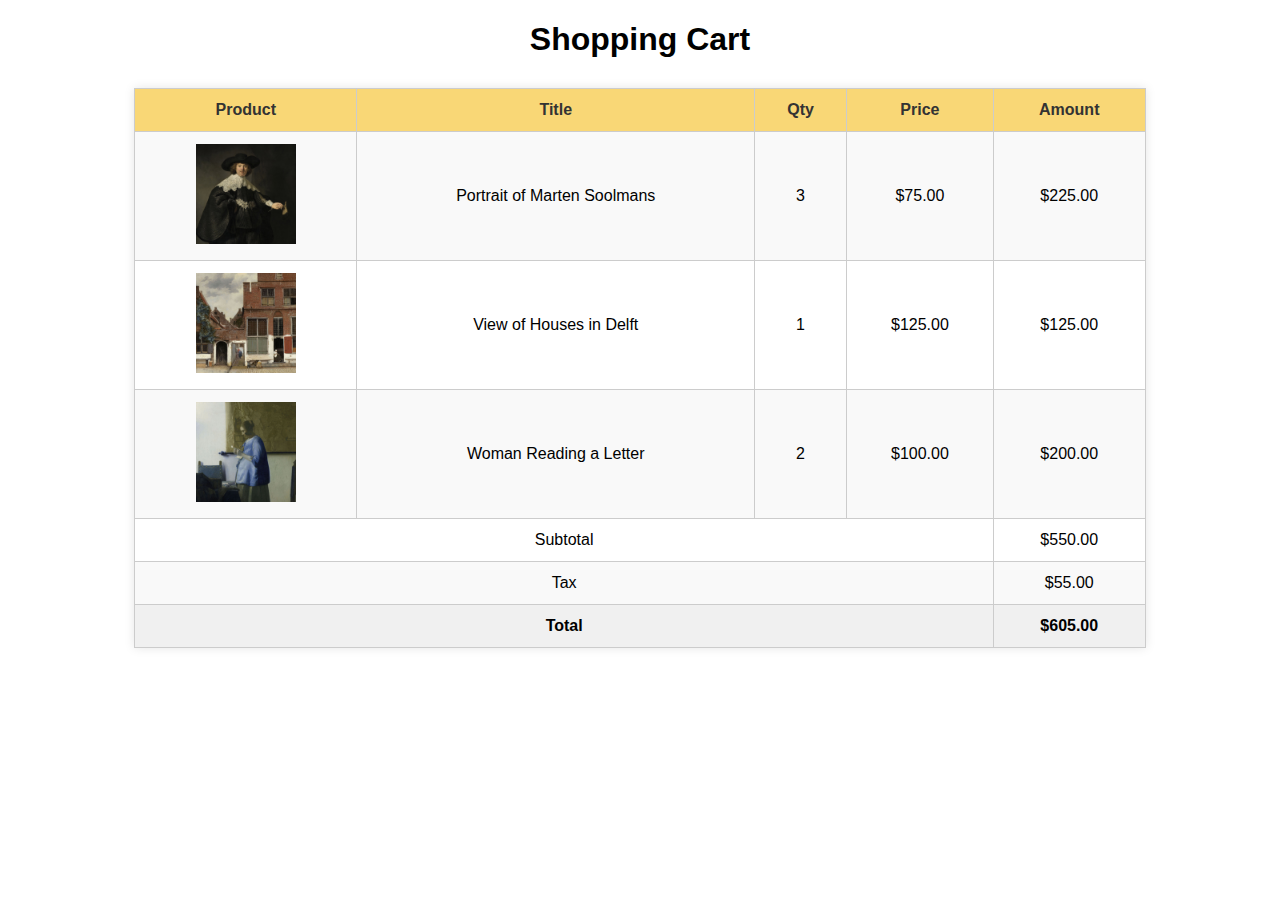
<file: ch8proj1/index.html>
<!DOCTYPE html>
<html lang="en">
<head>
  <meta charset="UTF-8">
  <title>Shopping Cart</title>
 <style>
  body {
    font-family: Arial, sans-serif;
    background-color: #fff;
    color: #000;
  }

  table {
    width: 80%;
    margin: 30px auto;
    border-collapse: collapse;
    box-shadow: 0 0 10px rgba(0,0,0,0.1);
  }

  th {
    background-color: #f9d776;
    color: #333;
    font-weight: bold;
  }

  th, td {
    border: 1px solid #ccc;
    padding: 12px;
    text-align: center;
  }

  tr:nth-child(even) td {
    background-color: #f9f9f9;
  }

  img {
    width: 100px;
    height: auto;
  }

  tr:last-child td,
  tr:nth-last-child(2) td,
  tr:nth-last-child(3) td {
    font-weight: bold;
    background-color: #f0f0f0;
  }
</style>

</head>
<body>
  <h1 style="text-align:center;">Shopping Cart</h1>
  <table>
    <tr>
      <th>Product</th>
      <th>Title</th>
      <th>Qty</th>
      <th>Price</th>
      <th>Amount</th>
    </tr>

    <script src="data.js"></script>
    <script src="functions.js"></script>
    <script src="ch08-proj01.js"></script>
    <script>
      let subtotal = 0;

      for (let i = 0; i < cart.length; i++) {
        let item = cart[i];
        let total = calculateTotal(item.quantity, item.product.price);
        subtotal += total;
        outputCartRow(item, total);
      }

      let tax = subtotal * 0.1;
      let grandTotal = subtotal + tax;

      document.write(`<tr><td colspan="4">Subtotal</td><td>$${subtotal.toFixed(2)}</td></tr>`);
      document.write(`<tr><td colspan="4">Tax</td><td>$${tax.toFixed(2)}</td></tr>`);
      document.write(`<tr><td colspan="4">Total</td><td>$${grandTotal.toFixed(2)}</td></tr>`);
    </script>
  </table>
</body>
</html>

<!-- Used ChatGPT for help with the formatting and body section-->
</file>
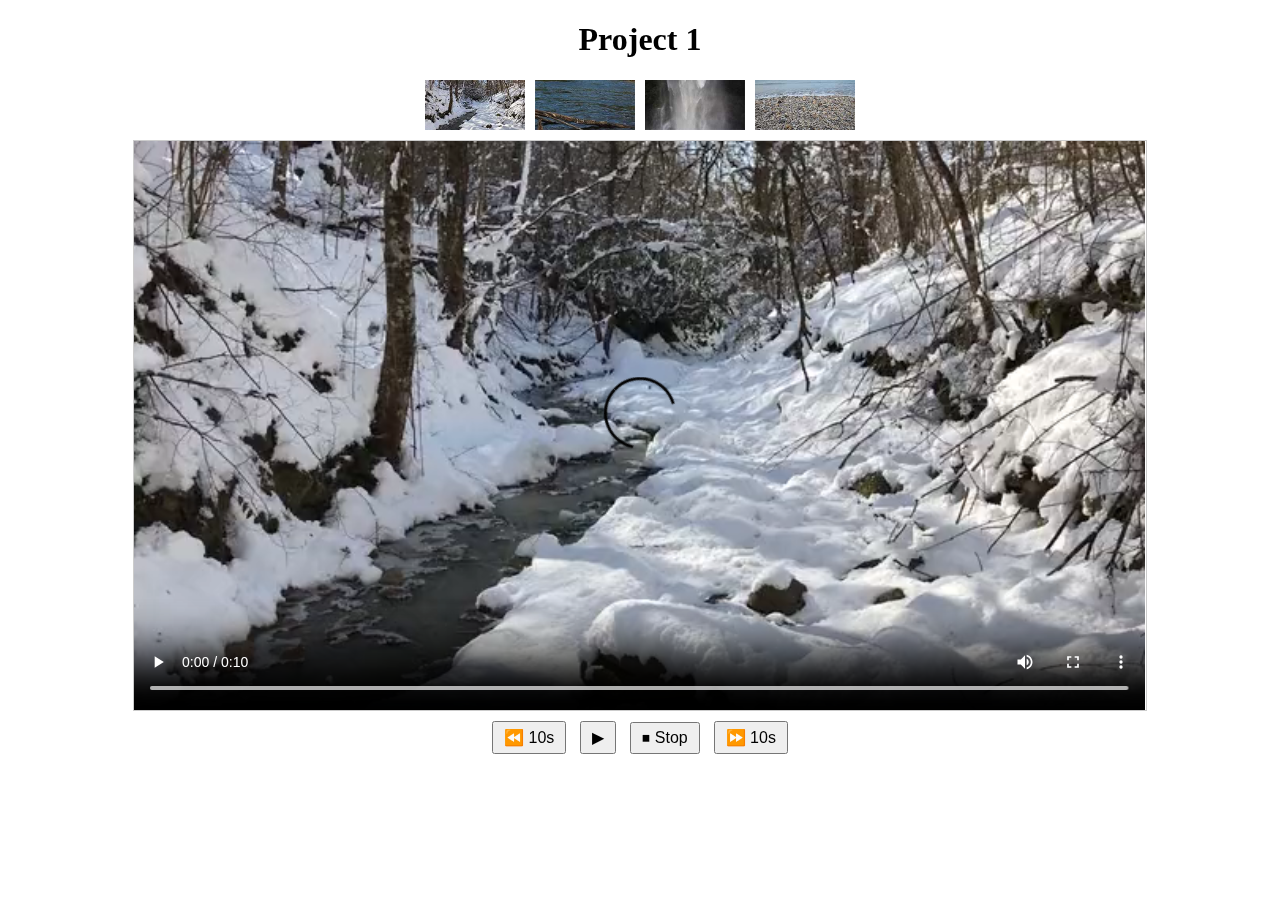
<file: ch9proj1/index.html>
<!DOCTYPE html>
<html lang="en">
<head>
  <meta charset="UTF-8">
  <title>Project 1</title>
  <style>
    aside {
      display: flex;
      justify-content: center;
      gap: 10px;
      margin-bottom: 10px;
    }
    aside img {
      width: 100px;
      cursor: pointer;
    }
    video {
      display: block;
      margin: 0 auto 10px auto;
      width: 80%;
      border: 1px solid #ccc;
    }
    .controls {
      text-align: center;
      margin-top: 10px;
    }
    button {
      margin: 0 5px;
      padding: 5px 10px;
      font-size: 1rem;
    }
  </style>
</head>
<body>

  <h1 style="text-align:center;">Project 1</h1>

  <aside></aside>

  <video controls>
    <source src="videos/Nature-8399.mp4" type="video/mp4">
    Your browser does not support the video tag.
  </video>

  <div class="controls">
    <button id="skipBackBtn" data-skip="-10">⏪ 10s</button>
    <button id="playPauseBtn">▶</button>
    <button id="stopBtn">⏹ Stop</button>
    <button id="skipForwardBtn" data-skip="10">⏩ 10s</button>
  </div>

  <script src="ch09-proj01.js"></script>
</body>
</html>

<!-- Used ChatGPT for help with the formatting and body class-->
</file>
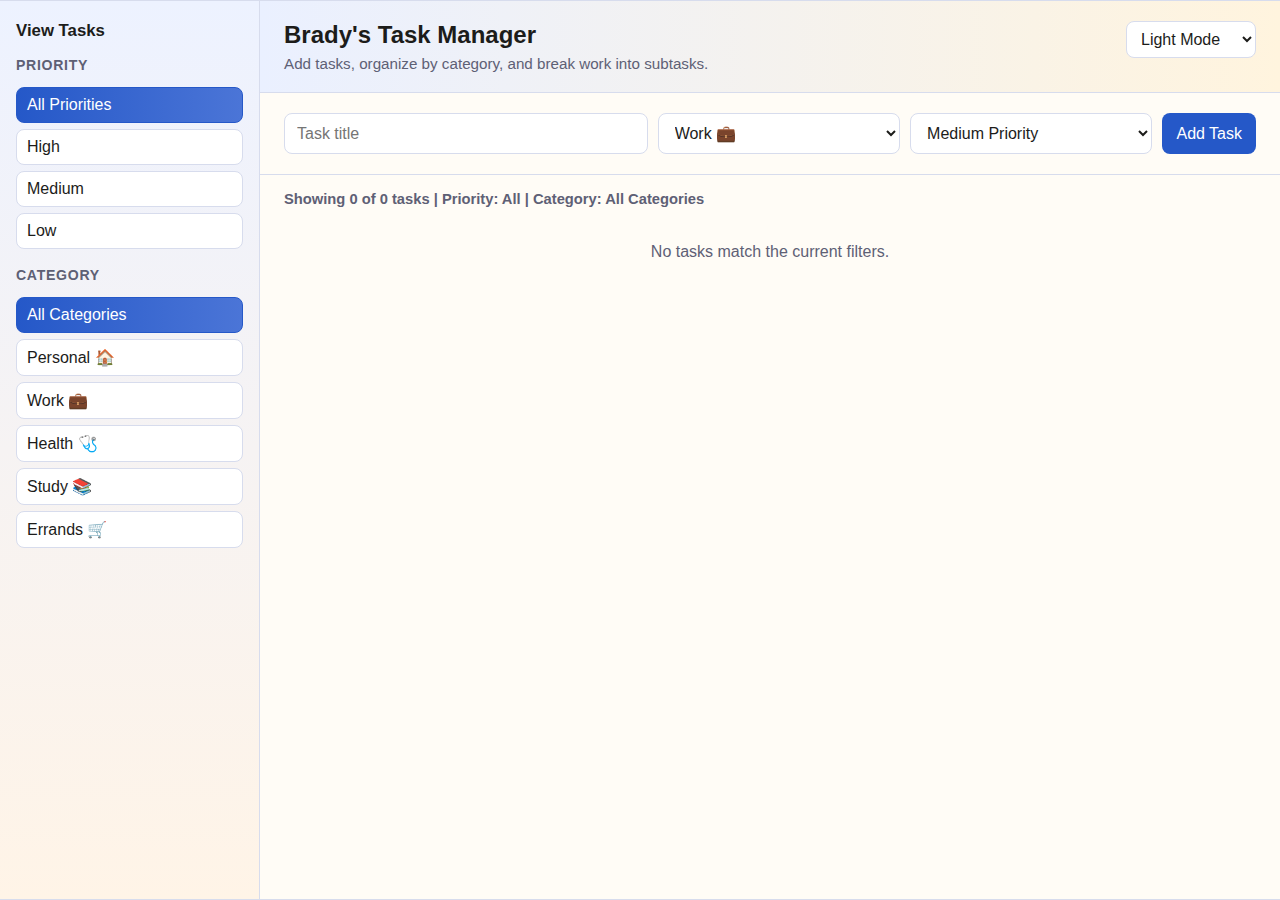
<file: test/index.html>
<!DOCTYPE html>
<html lang="en">
<head>
  <meta charset="UTF-8" />
  <meta name="viewport" content="width=device-width, initial-scale=1.0" />
  <title>Daily Task Manager</title>
  <style>
    :root {
      --bg: #f3f7ff;
      --panel: #fffcf6;
      --text: #1c1c1a;
      --muted: #5e6075;
      --line: #d7dced;
      --brand: #2558c8;
      --brand-2: #1f47a3;
      --danger: #a02622;
      --nav-bg: linear-gradient(180deg, #edf2ff 0%, #fff4e7 100%);
      --chip-bg: #e8f0ec;
      --chip-text: #224a3f;
      --input-bg: #ffffff;
      --card-bg: linear-gradient(180deg, #ffffff 0%, #fffcf8 100%);
      --category-chip-bg: #eef2ff;
      --category-chip-text: #2e4381;
      --category-chip-border: #dbe3ff;
      --delete-bg: #f7e5e5;
      --delete-border: #efcbcb;
      --delete-hover: #f2d5d5;
    }

    * {
      box-sizing: border-box;
    }

    body {
      margin: 0;
      min-height: 100vh;
      font-family: "Segoe UI", Tahoma, Geneva, Verdana, sans-serif;
      color: var(--text);
      background:
        radial-gradient(circle at 12% 15%, #dfe9ff 0%, transparent 35%),
        radial-gradient(circle at 88% 85%, #ffe8d5 0%, transparent 34%),
        radial-gradient(circle at 52% 8%, #e4fff1 0%, transparent 27%),
        var(--bg);
      display: block;
      padding: 0;
    }

    .app {
      width: 100%;
      min-height: 100vh;
      background: var(--panel);
      border: 1px solid var(--line);
      border-left: 0;
      border-right: 0;
      border-radius: 0;
      box-shadow: 0 14px 32px rgba(41, 61, 112, 0.16);
      overflow: hidden;
      display: grid;
      grid-template-columns: 260px 1fr;
    }

    .sidebar {
      background: var(--nav-bg);
      border-right: 1px solid var(--line);
      padding: 20px 16px;
    }

    .sidebar h2 {
      margin: 0 0 16px;
      font-size: 1.05rem;
    }

    .filter-group {
      margin-bottom: 18px;
    }

    .filter-group h3 {
      margin: 0 0 8px;
      color: var(--muted);
      font-size: 0.88rem;
      font-weight: 600;
      text-transform: uppercase;
      letter-spacing: 0.05em;
    }

    .filter-btn {
      width: 100%;
      text-align: left;
      background: #fff;
      color: var(--text);
      border: 1px solid var(--line);
      border-radius: 8px;
      padding: 8px 10px;
      margin-top: 6px;
      cursor: pointer;
      transition: background 140ms ease, border-color 140ms ease;
    }

    .filter-btn:hover {
      background: #f8f6f0;
    }

    .filter-btn.active {
      background: linear-gradient(90deg, var(--brand), #4b75d7);
      color: #fff;
      border-color: var(--brand);
    }

    .content {
      min-width: 0;
    }

    .header {
      padding: 20px 24px;
      border-bottom: 1px solid var(--line);
      background: linear-gradient(90deg, #eaf0ff, #fff4de);
    }

    .header-row {
      display: flex;
      align-items: flex-start;
      justify-content: space-between;
      gap: 12px;
    }

    .header h1 {
      margin: 0;
      font-size: 1.5rem;
    }

    .header p {
      margin: 6px 0 0;
      color: var(--muted);
      font-size: 0.95rem;
    }

    .theme-select {
      min-width: 130px;
      padding: 8px 10px;
      border: 1px solid var(--line);
      border-radius: 8px;
      background: var(--input-bg);
      color: var(--text);
    }

    .controls {
      padding: 20px 24px;
      border-bottom: 1px solid var(--line);
      display: grid;
      grid-template-columns: 1.2fr 0.8fr 0.8fr auto;
      gap: 10px;
    }

    input,
    select,
    button {
      font: inherit;
    }

    input,
    select {
      padding: 10px 12px;
      border: 1px solid var(--line);
      border-radius: 8px;
      background: var(--input-bg);
      color: var(--text);
    }

    button {
      padding: 10px 14px;
      border: 0;
      border-radius: 8px;
      background: var(--brand);
      color: #fff;
      cursor: pointer;
      transition: background 140ms ease;
    }

    button:hover {
      background: var(--brand-2);
    }

    .tasks {
      padding: 16px 24px 24px;
    }

    .summary {
      color: var(--muted);
      font-size: 0.92rem;
      margin: 0 0 8px;
      font-weight: 600;
    }

    .task-card {
      border: 1px solid var(--line);
      border-left: 6px solid #9bb2ea;
      border-radius: 10px;
      padding: 14px;
      margin-top: 12px;
      background: var(--card-bg);
    }

    .task-top {
      display: flex;
      justify-content: space-between;
      gap: 10px;
      align-items: flex-start;
    }

    .task-title {
      margin: 0;
      font-weight: 600;
    }

    .task-title.done {
      text-decoration: line-through;
      color: var(--muted);
    }

    .meta {
      color: var(--muted);
      font-size: 0.9rem;
      margin-top: 4px;
    }

    .category-chip {
      display: inline-flex;
      align-items: center;
      gap: 6px;
      margin-top: 6px;
      background: var(--category-chip-bg);
      color: var(--category-chip-text);
      border: 1px solid var(--category-chip-border);
      border-radius: 999px;
      padding: 4px 10px;
      font-size: 0.78rem;
      font-weight: 600;
    }

    .badge {
      display: inline-block;
      margin-top: 8px;
      border-radius: 999px;
      padding: 3px 10px;
      background: var(--chip-bg);
      color: var(--chip-text);
      font-size: 0.78rem;
      font-weight: 600;
    }

    .badge.high {
      background: #f6e3e0;
      color: #8b1f18;
    }

    .badge.medium {
      background: #f6f0dc;
      color: #7a5a07;
    }

    .badge.low {
      background: #dff1e9;
      color: #1f6f5f;
    }

    .task-card.priority-high {
      border-left-color: #de6e67;
    }

    .task-card.priority-medium {
      border-left-color: #d2ab43;
    }

    .task-card.priority-low {
      border-left-color: #5cad8f;
    }

    .actions {
      display: flex;
      gap: 8px;
      align-items: center;
    }

    .delete-btn {
      background: var(--delete-bg);
      color: var(--danger);
      border: 1px solid var(--delete-border);
      padding: 6px 10px;
      border-radius: 8px;
    }

    .delete-btn:hover {
      background: var(--delete-hover);
    }

    .subtask-list {
      list-style: none;
      margin: 10px 0 0;
      padding: 0;
      display: grid;
      gap: 7px;
    }

    .subtask-item {
      display: flex;
      align-items: center;
      gap: 8px;
      color: #2c2c29;
    }

    .subtask-item.done span {
      text-decoration: line-through;
      color: var(--muted);
    }

    .subtask-form {
      margin-top: 10px;
      display: grid;
      grid-template-columns: 1fr auto;
      gap: 8px;
    }

    .empty {
      color: var(--muted);
      text-align: center;
      padding: 20px 0;
    }

    body[data-theme="dark"] {
      --bg: #0e1422;
      --panel: #161e31;
      --text: #ecf0ff;
      --muted: #aab4d1;
      --line: #2d3754;
      --brand: #6f9bff;
      --brand-2: #5a86e6;
      --danger: #ff8787;
      --nav-bg: linear-gradient(180deg, #1a2640 0%, #1f2737 100%);
      --chip-bg: #2d3958;
      --chip-text: #d9e5ff;
      --input-bg: #202b45;
      --card-bg: linear-gradient(180deg, #1b2440 0%, #182137 100%);
      --category-chip-bg: #243356;
      --category-chip-text: #d3e2ff;
      --category-chip-border: #324775;
      --delete-bg: #4a2b33;
      --delete-border: #6e3c47;
      --delete-hover: #5a333f;
    }

    body[data-theme="dark"] {
      background:
        radial-gradient(circle at 12% 15%, #1d2743 0%, transparent 35%),
        radial-gradient(circle at 88% 85%, #2a2236 0%, transparent 34%),
        radial-gradient(circle at 52% 8%, #1a3040 0%, transparent 27%),
        var(--bg);
    }

    body[data-theme="dark"] .header {
      background: linear-gradient(90deg, #1c2c4f, #2b2940);
    }

    body[data-theme="dark"] .filter-btn {
      background: #202b45;
      color: var(--text);
    }

    body[data-theme="dark"] .filter-btn:hover {
      background: #253255;
    }

    body[data-theme="dark"] .subtask-item {
      color: #d7ddf2;
    }

    @media (max-width: 900px) {
      .app {
        grid-template-columns: 1fr;
      }

      .sidebar {
        border-right: 0;
        border-bottom: 1px solid var(--line);
      }

      .controls {
        grid-template-columns: 1fr;
      }

      .actions {
        flex-wrap: wrap;
      }

      .header-row {
        flex-direction: column;
        align-items: stretch;
      }
    }
  </style>
</head>
<body>
  <main class="app">
    <aside class="sidebar">
      <h2>View Tasks</h2>

      <div class="filter-group">
        <h3>Priority</h3>
        <button class="filter-btn active" data-filter-type="priority" data-filter-value="All" type="button">All Priorities</button>
        <button class="filter-btn" data-filter-type="priority" data-filter-value="High" type="button">High</button>
        <button class="filter-btn" data-filter-type="priority" data-filter-value="Medium" type="button">Medium</button>
        <button class="filter-btn" data-filter-type="priority" data-filter-value="Low" type="button">Low</button>
      </div>

      <div class="filter-group">
        <h3>Category</h3>
        <button class="filter-btn active" data-filter-type="category" data-filter-value="All" type="button">All Categories</button>
        <button class="filter-btn" data-filter-type="category" data-filter-value="Personal" type="button">Personal &#x1F3E0;</button>
        <button class="filter-btn" data-filter-type="category" data-filter-value="Work" type="button">Work &#x1F4BC;</button>
        <button class="filter-btn" data-filter-type="category" data-filter-value="Health" type="button">Health &#x1FA7A;</button>
        <button class="filter-btn" data-filter-type="category" data-filter-value="Study" type="button">Study &#x1F4DA;</button>
        <button class="filter-btn" data-filter-type="category" data-filter-value="Errands" type="button">Errands &#x1F6D2;</button>
      </div>
    </aside>

    <section class="content">
      <section class="header">
        <div class="header-row">
          <div>
            <h1>Brady's Task Manager</h1>
            <p>Add tasks, organize by category, and break work into subtasks.</p>
          </div>
          <select id="themeSelect" class="theme-select" aria-label="Theme">
            <option value="light">Light Mode</option>
            <option value="dark">Dark Mode</option>
          </select>
        </div>
      </section>

      <section class="controls">
        <input id="taskInput" type="text" placeholder="Task title" />
        <select id="categoryInput">
          <option value="Work">Work &#x1F4BC;</option>
          <option value="Personal">Personal &#x1F3E0;</option>
          <option value="Health">Health &#x1FA7A;</option>
          <option value="Study">Study &#x1F4DA;</option>
          <option value="Errands">Errands &#x1F6D2;</option>
        </select>
        <select id="priorityInput">
          <option value="High">High Priority</option>
          <option value="Medium" selected>Medium Priority</option>
          <option value="Low">Low Priority</option>
        </select>
        <button id="addTaskBtn" type="button">Add Task</button>
      </section>

      <section class="tasks" id="taskList"></section>
    </section>
  </main>

  <script>
    const STORAGE_KEY = "daily-task-manager-v2";
    const LEGACY_STORAGE_KEY = "daily-task-manager-v1";
    const THEME_STORAGE_KEY = "daily-task-manager-theme";

    const taskInput = document.getElementById("taskInput");
    const categoryInput = document.getElementById("categoryInput");
    const priorityInput = document.getElementById("priorityInput");
    const addTaskBtn = document.getElementById("addTaskBtn");
    const taskList = document.getElementById("taskList");
    const sidebar = document.querySelector(".sidebar");
    const themeSelect = document.getElementById("themeSelect");

    let tasks = loadTasks();
    let activePriorityFilter = "All";
    let activeCategoryFilter = "All";

    const categoryEmojiMap = {
      Work: "\u{1F4BC}",
      Personal: "\u{1F3E0}",
      Health: "\u{1FA7A}",
      Study: "\u{1F4DA}",
      Errands: "\u{1F6D2}"
    };

    function loadTasks() {
      try {
        const saved = localStorage.getItem(STORAGE_KEY);
        const fallback = localStorage.getItem(LEGACY_STORAGE_KEY);
        const parsed = saved ? JSON.parse(saved) : (fallback ? JSON.parse(fallback) : []);

        return parsed.map(task => ({
          ...task,
          priority: task.priority || "Medium",
          subtasks: Array.isArray(task.subtasks) ? task.subtasks : []
        }));
      } catch {
        return [];
      }
    }

    function saveTasks() {
      localStorage.setItem(STORAGE_KEY, JSON.stringify(tasks));
    }

    function makeId() {
      return Math.random().toString(36).slice(2, 10);
    }

    function getCategoryLabel(category) {
      const emoji = categoryEmojiMap[category] || "\u{1F5C2}\uFE0F";
      return `${emoji} ${category}`;
    }

    function applyTheme(theme) {
      const resolvedTheme = theme === "dark" ? "dark" : "light";
      document.body.dataset.theme = resolvedTheme;
      themeSelect.value = resolvedTheme;
      localStorage.setItem(THEME_STORAGE_KEY, resolvedTheme);
    }

    function initializeTheme() {
      const savedTheme = localStorage.getItem(THEME_STORAGE_KEY);
      const systemPrefersDark = window.matchMedia && window.matchMedia("(prefers-color-scheme: dark)").matches;
      applyTheme(savedTheme || (systemPrefersDark ? "dark" : "light"));
    }

    function addTask() {
      const title = taskInput.value.trim();
      const category = categoryInput.value;
      const priority = priorityInput.value;
      if (!title) return;

      tasks.unshift({
        id: makeId(),
        title,
        category,
        priority,
        done: false,
        subtasks: []
      });

      taskInput.value = "";
      saveTasks();
      renderTasks();
    }

    function toggleTask(taskId) {
      const task = tasks.find(t => t.id === taskId);
      if (!task) return;
      task.done = !task.done;
      saveTasks();
      renderTasks();
    }

    function deleteTask(taskId) {
      tasks = tasks.filter(t => t.id !== taskId);
      saveTasks();
      renderTasks();
    }

    function addSubtask(taskId, text) {
      const task = tasks.find(t => t.id === taskId);
      if (!task) return;

      const value = text.trim();
      if (!value) return;

      task.subtasks.push({
        id: makeId(),
        text: value,
        done: false
      });

      saveTasks();
      renderTasks();
    }

    function toggleSubtask(taskId, subtaskId) {
      const task = tasks.find(t => t.id === taskId);
      if (!task) return;
      const subtask = task.subtasks.find(s => s.id === subtaskId);
      if (!subtask) return;

      subtask.done = !subtask.done;
      saveTasks();
      renderTasks();
    }

    function getFilteredTasks() {
      return tasks.filter(task => {
        const matchesPriority =
          activePriorityFilter === "All" || task.priority === activePriorityFilter;
        const matchesCategory =
          activeCategoryFilter === "All" || task.category === activeCategoryFilter;
        return matchesPriority && matchesCategory;
      });
    }

    function renderTasks() {
      const filteredTasks = getFilteredTasks();
      const currentCategoryLabel =
        activeCategoryFilter === "All" ? "All Categories" : getCategoryLabel(activeCategoryFilter);
      const summary = `<p class="summary">Showing ${filteredTasks.length} of ${tasks.length} tasks | Priority: ${escapeHtml(activePriorityFilter)} | Category: ${escapeHtml(currentCategoryLabel)}</p>`;

      if (!filteredTasks.length) {
        taskList.innerHTML = `${summary}<p class='empty'>No tasks match the current filters.</p>`;
        return;
      }

      taskList.innerHTML = summary;

      filteredTasks.forEach(task => {
        const card = document.createElement("article");
        const priorityClass = task.priority.toLowerCase();
        card.className = `task-card priority-${priorityClass}`;

        const subtaskRows = task.subtasks
          .map(subtask => {
            const checked = subtask.done ? "checked" : "";
            const doneClass = subtask.done ? "done" : "";
            return `
              <li class="subtask-item ${doneClass}">
                <input type="checkbox" data-role="toggle-subtask" data-task-id="${task.id}" data-subtask-id="${subtask.id}" ${checked} />
                <span>${escapeHtml(subtask.text)}</span>
              </li>
            `;
          })
          .join("");

        card.innerHTML = `
          <div class="task-top">
            <div>
              <p class="task-title ${task.done ? "done" : ""}">${escapeHtml(task.title)}</p>
              <p class="meta">
                Category:
                <span class="category-chip">${escapeHtml(getCategoryLabel(task.category))}</span>
              </p>
              <span class="badge ${priorityClass}">${escapeHtml(task.priority)} Priority</span>
            </div>
            <div class="actions">
              <label>
                <input type="checkbox" data-role="toggle-task" data-task-id="${task.id}" ${task.done ? "checked" : ""} /> Done
              </label>
              <button class="delete-btn" data-role="delete-task" data-task-id="${task.id}" type="button">Delete</button>
            </div>
          </div>

          <ul class="subtask-list">${subtaskRows}</ul>

          <form class="subtask-form" data-role="subtask-form" data-task-id="${task.id}">
            <input type="text" name="subtask" placeholder="Add subtask" />
            <button type="submit">Add Subtask</button>
          </form>
        `;

        taskList.appendChild(card);
      });
    }

    // Prevent basic HTML injection from user-entered text.
    function escapeHtml(text) {
      return String(text)
        .replace(/&/g, "&amp;")
        .replace(/</g, "&lt;")
        .replace(/>/g, "&gt;")
        .replace(/\"/g, "&quot;")
        .replace(/'/g, "&#039;");
    }

    function setActiveFilter(type, value) {
      if (type === "priority") {
        activePriorityFilter = value;
      }

      if (type === "category") {
        activeCategoryFilter = value;
      }

      document.querySelectorAll(`.filter-btn[data-filter-type="${type}"]`).forEach(button => {
        button.classList.toggle("active", button.dataset.filterValue === value);
      });

      renderTasks();
    }

    addTaskBtn.addEventListener("click", addTask);

    taskInput.addEventListener("keydown", event => {
      if (event.key === "Enter") addTask();
    });

    themeSelect.addEventListener("change", event => {
      if (!(event.target instanceof HTMLSelectElement)) return;
      applyTheme(event.target.value);
    });

    sidebar.addEventListener("click", event => {
      const target = event.target;
      if (!(target instanceof HTMLButtonElement)) return;
      if (target.dataset.filterType !== "priority" && target.dataset.filterType !== "category") return;

      setActiveFilter(target.dataset.filterType, target.dataset.filterValue);
    });

    taskList.addEventListener("click", event => {
      const target = event.target;
      if (!(target instanceof HTMLElement)) return;

      if (target.dataset.role === "delete-task") {
        deleteTask(target.dataset.taskId);
      }
    });

    taskList.addEventListener("change", event => {
      const target = event.target;
      if (!(target instanceof HTMLInputElement)) return;

      if (target.dataset.role === "toggle-task") {
        toggleTask(target.dataset.taskId);
      }

      if (target.dataset.role === "toggle-subtask") {
        toggleSubtask(target.dataset.taskId, target.dataset.subtaskId);
      }
    });

    taskList.addEventListener("submit", event => {
      event.preventDefault();
      const form = event.target;
      if (!(form instanceof HTMLFormElement)) return;
      if (form.dataset.role !== "subtask-form") return;

      const input = form.querySelector("input[name='subtask']");
      if (!(input instanceof HTMLInputElement)) return;

      addSubtask(form.dataset.taskId, input.value);
      input.value = "";
    });

    initializeTheme();
    renderTasks();
  </script>
</body>
</html>
</file>
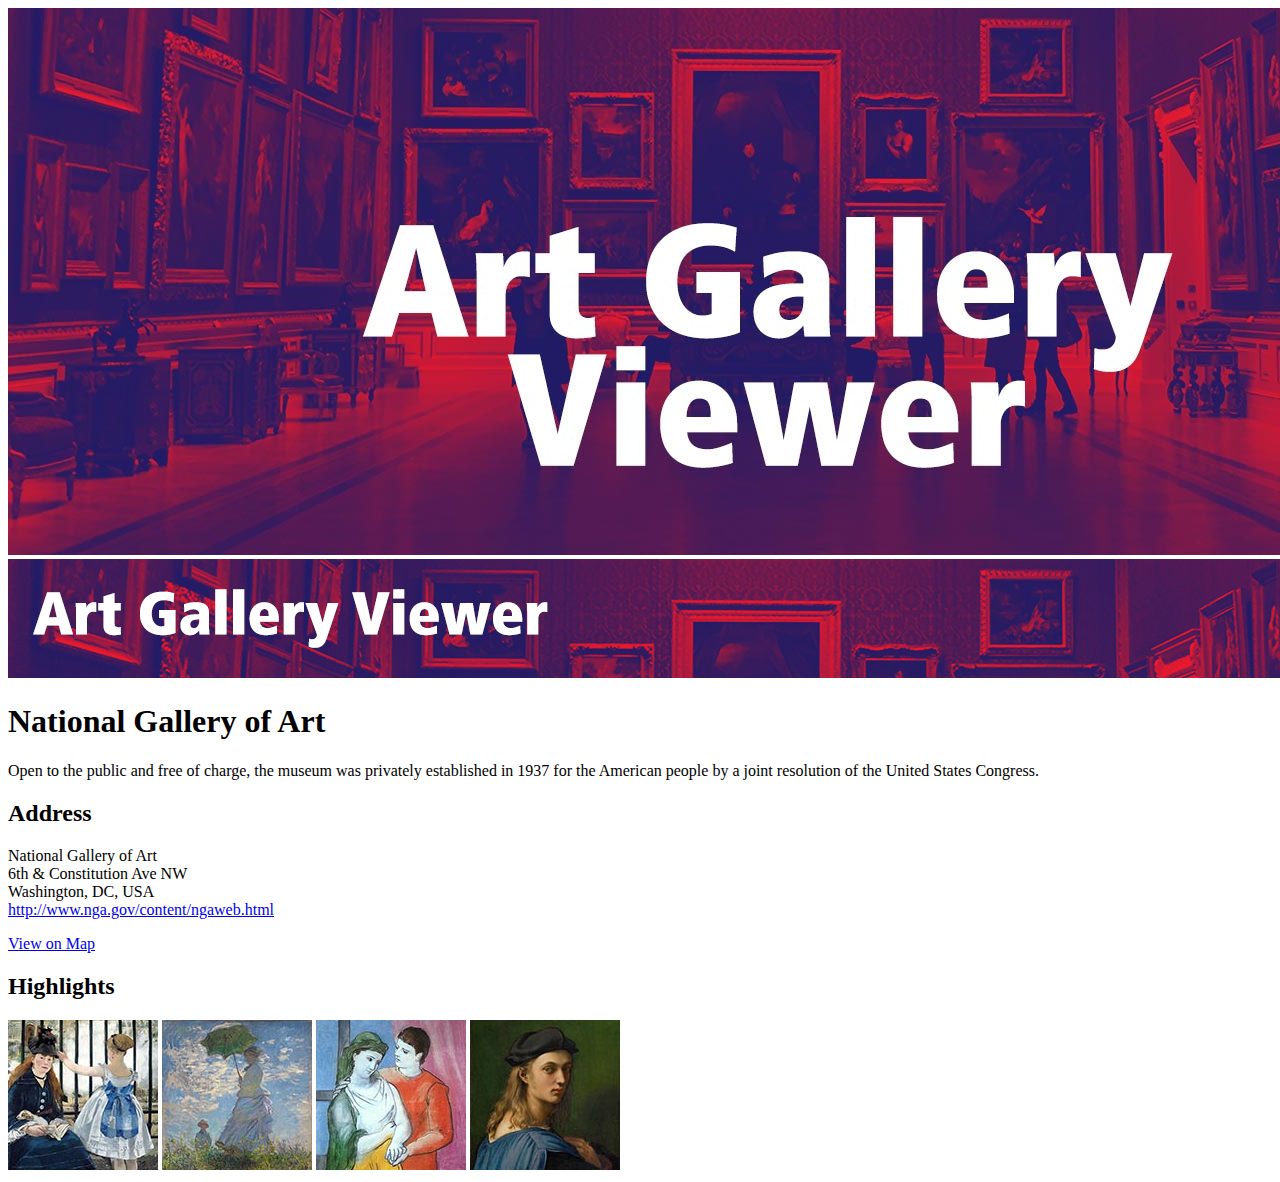
<file: gallery1.html>
<!DOCTYPE html>
<html lang="en">
<head>
    <meta charset="UTF-8">
    <title>National Gallery of Art</title>
</head>
<body>
    <img src="gallery-header.jpg" alt="Gallery Header">

    <a href="project3.html"><img src="gallery-thin.png" alt="Back to Main Page"></a>

<h1>National Gallery of Art</h1>

<p>Open to the public and free of charge, the museum was privately established in 1937 for the American people by a joint resolution of the United States Congress.</p>


       <h2>Address</h2>

        National Gallery of Art<br>
        6th & Constitution Ave NW<br>
        Washington, DC, USA<br>
        <a href="http://www.nga.gov/content/ngaweb.html">http://www.nga.gov/content/ngaweb.html</a>
    </address>

    <p>
        <a href="https://maps.google.com/?q=38.89147,-77.02082" target="_blank">View on Map</a>
    </p>

<h2>Highlights</h2>


    <img src="nga1.jpg" alt="Gallery 1 Art 1">    <img src="nga2.jpg" alt="Gallery 1 Art 2">    <img src="nga3.jpg" alt="Gallery 1 Art 3">    <img src="nga4.jpg" alt="Gallery 1 Art 4">



</body>
</html>

<!-- Used ChatGPT for help with the hyperlinks as well as the sections such as the name of the
 museum, address, and highlights -->
</file>
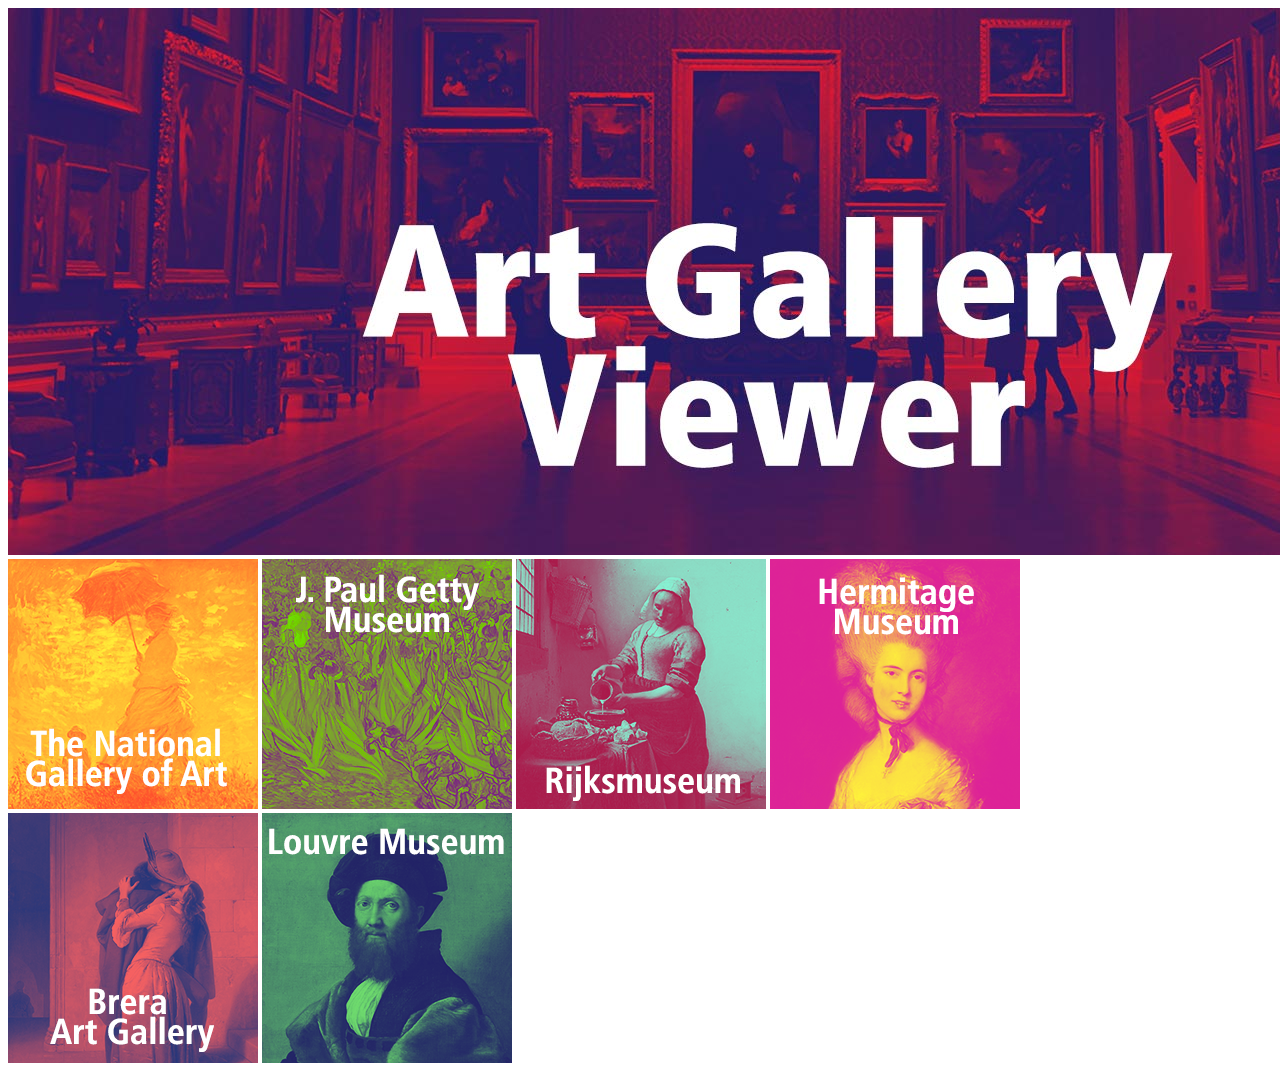
<file: project3.html>
<!DOCTYPE html>
<html lang="en">
<head>
    <meta charset="UTF-8">
    <title>Art Gallery</title>
</head>
<body>
    <!-- Header image -->
    <img src="gallery-header.jpg" alt="Gallery Header">

    <!-- 6 gallery image links -->
    <a href="gallery1.html"><img src="gallery1.png" alt="Gallery 1"></a>
    <a href="gallery2.html"><img src="gallery2.png" alt="Gallery 2"></a>
    <a href="gallery3.html"><img src="gallery3.png" alt="Gallery 3"></a>
    <a href="gallery4.html"><img src="gallery4.png" alt="Gallery 4"></a>
    <a href="gallery5.html"><img src="gallery5.png" alt="Gallery 5"></a>
    <a href="gallery6.html"><img src="gallery6.png" alt="Gallery 6"></a>
</body>
</html>
</file>
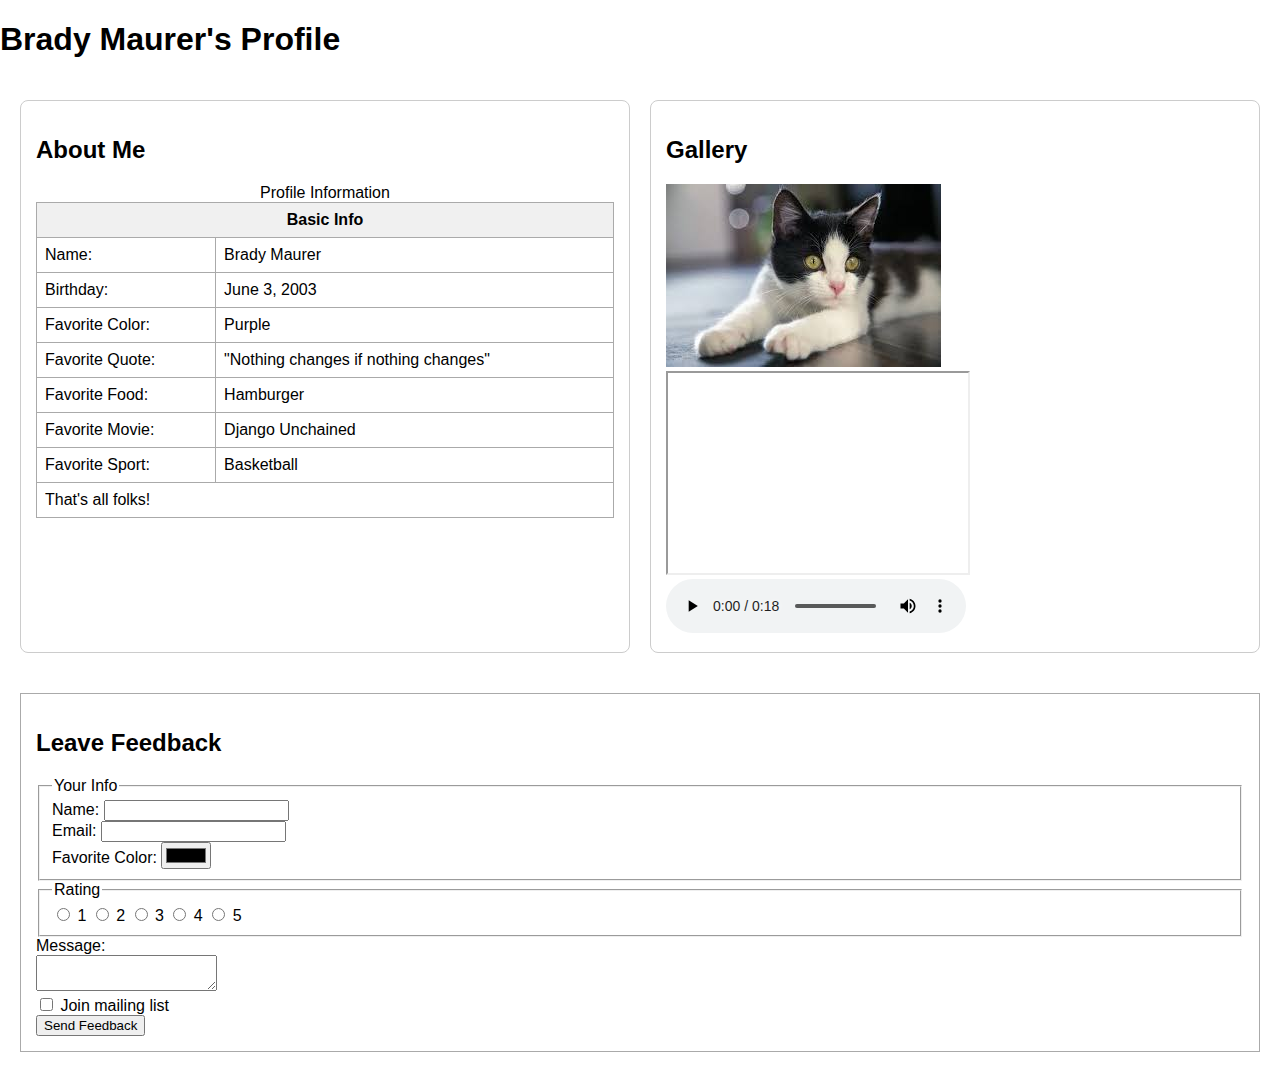
<file: ProjectC/profile.html>
<!DOCTYPE html>
<html lang="en">
<head>
  <meta charset="UTF-8" />
  <meta name="viewport" content="width=device-width, initial-scale=1.0"/>
  <title>Brady Maurer's Profile</title>
  <link rel="stylesheet" href="style.css" />
</head>
<body>
  <header>
    <h1>Brady Maurer's Profile</h1>
  </header>

  <main class="grid-container">
    <section class="about">
      <h2>About Me</h2>
      <table>
        <caption>Profile Information</caption>
        <thead>
          <tr><th colspan="2">Basic Info</th></tr>
        </thead>
        <tbody>
          <tr><td>Name:</td><td>Brady Maurer</td></tr>
          <tr><td>Birthday:</td><td>June 3, 2003</td></tr>
          <tr><td>Favorite Color:</td><td>Purple</td></tr>
          <tr><td>Favorite Quote:</td><td>"Nothing changes if nothing changes"</td></tr>
          <tr><td>Favorite Food:</td><td>Hamburger</td></tr>
          <tr><td>Favorite Movie:</td><td>Django Unchained</td></tr>
          <tr><td>Favorite Sport:</td><td>Basketball</td></tr>
        </tbody>
        <tfoot>
          <tr><td colspan="2">That's all folks!</td></tr>
        </tfoot>
      </table>
    </section>

    <section class="gallery">
      <h2>Gallery</h2>
      <img src="profilephoto.jpg" alt="Profile Photo" />
      <iframe width="300" height="200" src="https://www.youtube.com/embed/0fUCuvNlOCg" title="YouTube video" allowfullscreen></iframe>
      <audio controls>
        <source src="guitaraudio.mp3" type="audio/mpeg" />
        Your browser does not support the audio element.
      </audio>
    </section>
  </main>

  <section class="feedback">
    <h2>Leave Feedback</h2>
    <form action="#" method="POST">
      <fieldset>
        <legend>Your Info</legend>
        <label for="name">Name:</label>
        <input id="name" name="name" type="text" required /><br/>

        <label for="email">Email:</label>
        <input id="email" name="email" type="email" required /><br/>

        <label for="color">Favorite Color:</label>
        <input id="color" name="color" type="color" />
      </fieldset>

      <fieldset>
        <legend>Rating</legend>
        <label><input type="radio" name="rating" value="1" required /> 1</label>
        <label><input type="radio" name="rating" value="2" /> 2</label>
        <label><input type="radio" name="rating" value="3" /> 3</label>
        <label><input type="radio" name="rating" value="4" /> 4</label>
        <label><input type="radio" name="rating" value="5" /> 5</label>
      </fieldset>

      <label for="message">Message:</label><br/>
      <textarea id="message" name="message"></textarea><br/>

      <label><input type="checkbox" name="mailing" /> Join mailing list</label><br/>

      <button type="submit">Send Feedback</button>
    </form>
  </section>
</body>
</html>
</file>
<file: ProjectC/style.css>
body {
  font-family: Arial, sans-serif;
  margin: 0;
  padding: 0;
}

.grid-container {
  display: grid;
  grid-template-columns: 1fr 1fr;
  gap: 20px;
  padding: 20px;
}

.about, .gallery {
  border: 1px solid #ccc;
  padding: 15px;
  border-radius: 8px;
}

.feedback {
  margin: 20px;
  border: 1px solid #aaa;
  padding: 15px;
}

table {
  width: 100%;
  border-collapse: collapse;
}

table, td, th {
  border: 1px solid #aaa;
  padding: 8px;
}

thead {
  background-color: #f0f0f0;
}

@media (max-width: 600px) {
  .grid-container {
    grid-template-columns: 1fr;
  }
}
</file>
